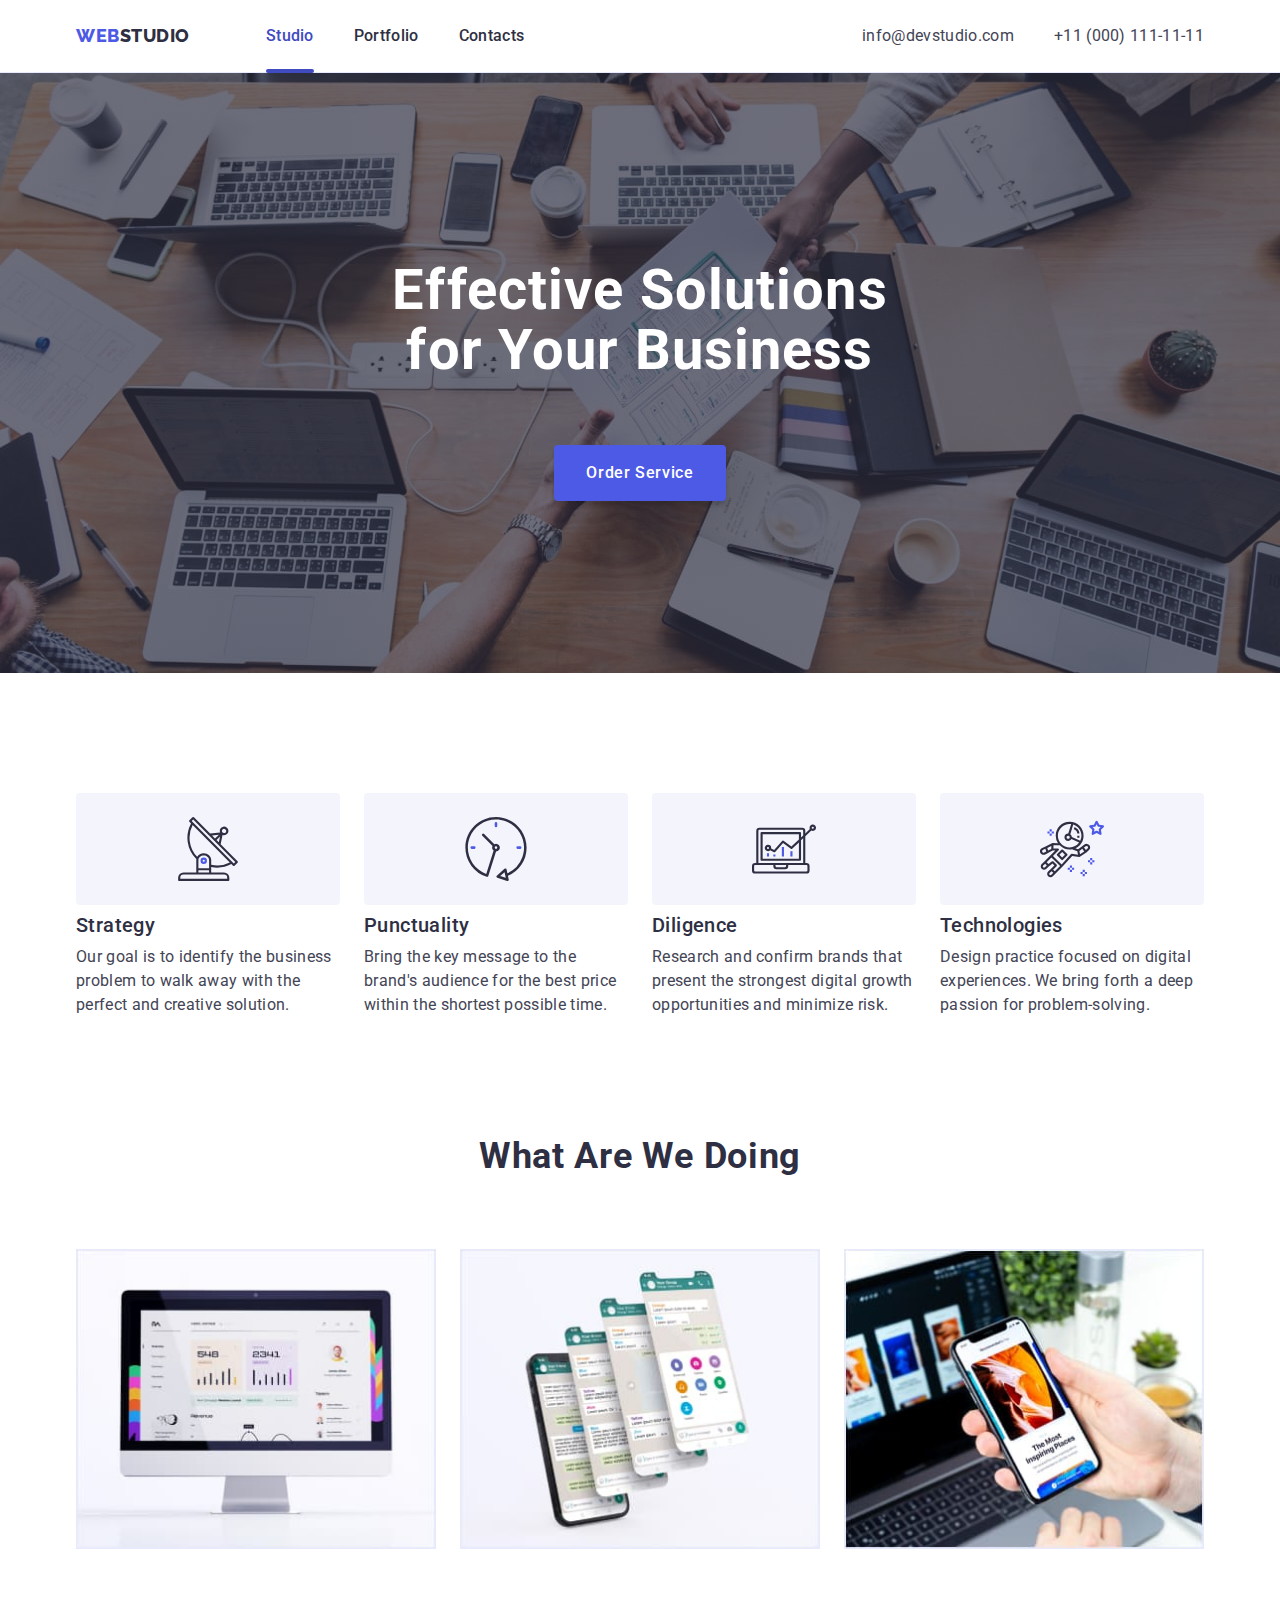
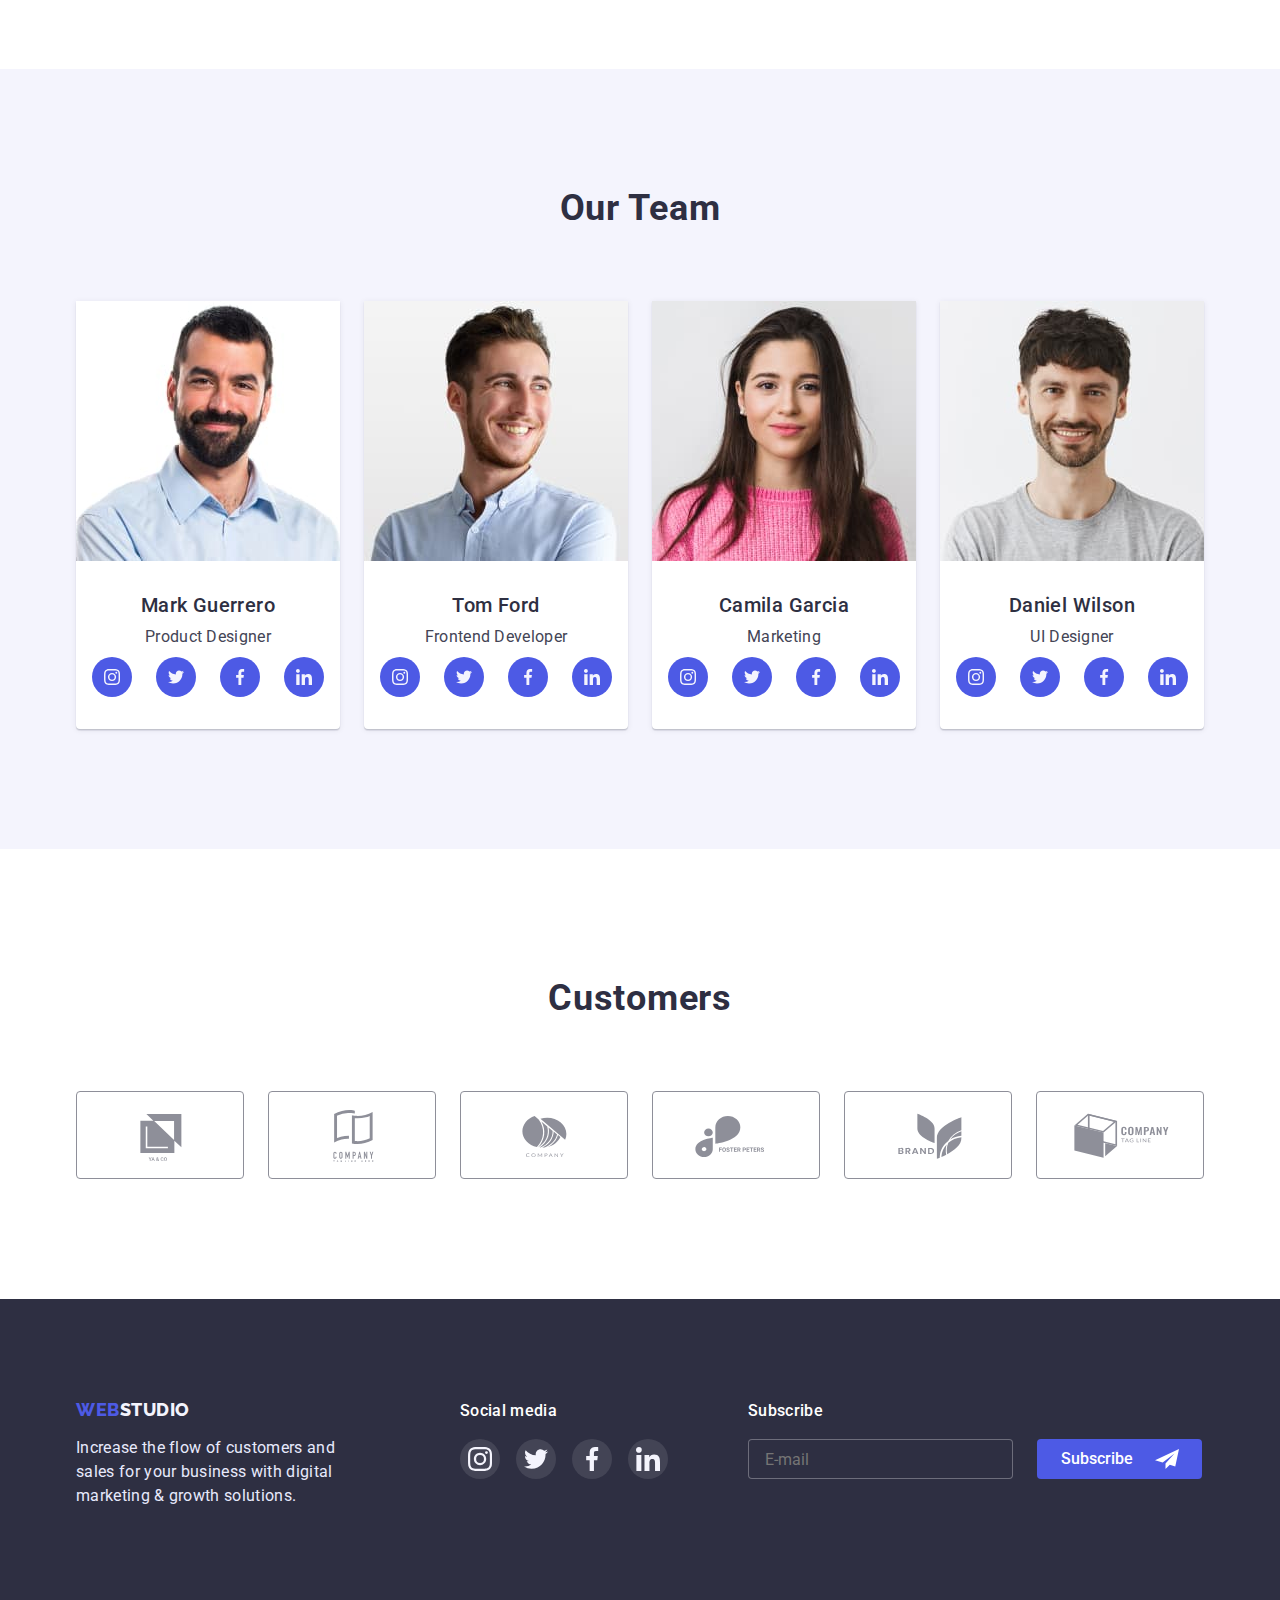
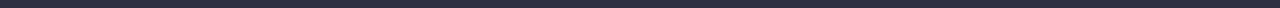
<file: index.html>
<!DOCTYPE html>
<html lang="en">
  <head>
    <meta charset="UTF-8" />
    <meta http-equiv="X-UA-Compatible" content="IE=edge" />
    <meta name="viewport" content="width=, initial-scale=1.0" />

    <title>Document</title>

    <!--font-family-->
    <link rel="preconnect" href="https://fonts.googleapis.com" />
    <link rel="preconnect" href="https://fonts.gstatic.com" crossorigin />
    <link
      href="https://fonts.googleapis.com/css2?family=Raleway:wght@800&family=Roboto:wght@400;500;700;900&display=swap"
      rel="stylesheet"
    />

    <!--normalize-->
    <link
      rel="stylesheet"
      href="https://cdn.jsdelivr.net/npm/modern-normalize@1.1.0/modern-normalize.min.css"
    />

    <!-- base styles-->
    <link rel="stylesheet" href="./css/style.css" />
  </head>

  <body>
    <header class="header">
      <div class="container header-container">
        <nav class="header-navigation">
          <a class="header-logo link" href="./index.html">
            <span>Web</span>Studio</a
          >
          <ul class="header-list list">
            <li class="header-links">
              <a class="header-link link current" href="./index.html">Studio</a>
            </li>
            <li class="header-links">
              <a class="header-link link" href="./portfolio.html">Portfolio</a>
            </li>
            <li class="header-links">
              <a class="header-link link" href="#Contacts">Contacts</a>
            </li>
          </ul>
        </nav>
        <address class="link-address">
          <ul class="contact-list list">
            <li class="contact-item">
              <a class="contact-link link" href="mailto:info@devstudio.com"
                >info@devstudio.com</a
              >
            </li>
            <li class="contact-item">
              <a class="contact-tel link" href="tel:+110001111111"
                >+11 (000) 111-11-11</a
              >
            </li>
          </ul>
        </address>
      </div>
    </header>
    <!--main-content-->
    <main>
      <!--hero-->
      <section class="hero">
        <div class="container">
          <h1 class="hero-title">Effective Solutions for Your Business</h1>
          <button type="button" class="hero-btn" data-modal-open>
            Order Service
          </button>
        </div>
      </section>
      <!--section1-->
      <section class="feature">
        <div class="container">
          <h2 class="visually-hidden">Features</h2>
          <ul class="feature-list list">
            <li class="list-item">
              <div class="icon">
                <svg width="64" height="64">
                  <use href="./images/icons.svg#antenna"></use>
                </svg>
              </div>
              <h3 class="feature-subtitle section-subtitle">Strategy</h3>
              <p class="feature-text section-text">
                Our goal is to identify the business problem to walk away with
                the perfect and creative solution.
              </p>
            </li>
            <li class="list-item">
              <div class="icon">
                <svg width="64" height="64">
                  <use href="./images/icons.svg#clock"></use>
                </svg>
              </div>
              <h3 class="feature-subtitle section-subtitle">Punctuality</h3>
              <p class="feature-text section-text">
                Bring the key message to the brand's audience for the best price
                within the shortest possible time.
              </p>
            </li>
            <li class="list-item">
              <div class="icon">
                <svg width="64" height="64">
                  <use href="./images/icons.svg#diagram"></use>
                </svg>
              </div>
              <h3 class="feature-subtitle section-subtitle">Diligence</h3>
              <p class="feature-text section-text">
                Research and confirm brands that present the strongest digital
                growth opportunities and minimize risk.
              </p>
            </li>
            <li class="list-item">
              <div class="icon">
                <svg width="64" height="64">
                  <use href="./images/icons.svg#astronaut"></use>
                </svg>
              </div>
              <h3 class="feature-subtitle section-subtitle">Technologies</h3>
              <p class="feature-text section-text">
                Design practice focused on digital experiences. We bring forth a
                deep passion for problem-solving.
              </p>
            </li>
          </ul>
        </div>
      </section>
      <!--section2-->
      <section class="about">
        <div class="container">
          <h2 class="about-title section-title">What are we doing</h2>
          <ul class="list-about list">
            <li class="list-about-item">
              <img
                src="./images/about/desktop.jpg"
                alt="computer monitor"
                width="360"
              />
            </li>
            <li class="list-about-item">
              <img
                src="./images/about/phone_app.jpg"
                alt="phone apps"
                width="360"
              />
            </li>
            <li class="list-about-item">
              <img
                src="./images/about/connection.jpg"
                alt="take a phone in a hand near the laptop"
                width="360"
              />
            </li>
          </ul>
        </div>
      </section>
      <!--section3-->
      <section class="team">
        <div class="container">
          <h2 class="team-title section-title">Our Team</h2>
          <ul class="about-team list">
            <li class="team-card">
              <img src="./images/team/mark.jpg" alt="man" width="264" />
              <div class="card-content">
                <h3 class="team-subtitle section-subtitle">Mark Guerrero</h3>
                <p class="team-text section-text">Product Designer</p>
                <ul class="social-list list">
                  <li class="social-list-item">
                    <a class="social-list-link" href="">
                      <svg class="social-list-icon" width="16" height="16">
                        <use href="./images/icons.svg#instagram"></use>
                      </svg>
                    </a>
                  </li>
                  <li class="social-list-item">
                    <a class="social-list-link" href="">
                      <svg class="social-list-icon" width="16" height="16">
                        <use href="./images/icons.svg#twitter"></use>
                      </svg>
                    </a>
                  </li>
                  <li class="social-list-item">
                    <a class="social-list-link" href="">
                      <svg class="social-list-icon" width="16" height="16">
                        <use href="./images/icons.svg#facebook"></use>
                      </svg>
                    </a>
                  </li>
                  <li class="social-list-item">
                    <a class="social-list-link" href="">
                      <svg class="social-list-icon" width="16" height="16">
                        <use href="./images/icons.svg#linkedin"></use>
                      </svg>
                    </a>
                  </li>
                </ul>
              </div>
            </li>
            <li class="team-card">
              <img src="./images/team/tom.jpg" alt="man" width="264" />
              <div class="card-content">
                <h3 class="team-subtitle section-subtitle">Tom Ford</h3>
                <p class="team-text section-text">Frontend Developer</p>
                <ul class="social-list list">
                  <li class="social-list-item">
                    <a class="social-list-link" href="">
                      <svg class="social-list-icon" width="16" height="16">
                        <use href="./images/icons.svg#instagram"></use>
                      </svg>
                    </a>
                  </li>
                  <li class="social-list-item">
                    <a class="social-list-link" href="">
                      <svg class="social-list-icon" width="16" height="16">
                        <use href="./images/icons.svg#twitter"></use>
                      </svg>
                    </a>
                  </li>
                  <li class="social-list-item">
                    <a class="social-list-link" href="">
                      <svg class="social-list-icon" width="16" height="16">
                        <use href="./images/icons.svg#facebook"></use>
                      </svg>
                    </a>
                  </li>
                  <li class="social-list-item">
                    <a class="social-list-link" href="">
                      <svg class="social-list-icon" width="16" height="16">
                        <use href="./images/icons.svg#linkedin"></use>
                      </svg>
                    </a>
                  </li>
                </ul>
              </div>
            </li>
            <li class="team-card">
              <img src="./images/team/camila.jpg" alt="woman" width="264" />
              <div class="card-content">
                <h3 class="team-subtitle section-subtitle">Camila Garcia</h3>
                <p class="team-text section-text">Marketing</p>
                <ul class="social-list list">
                  <li class="social-list-item">
                    <a class="social-list-link" href="">
                      <svg class="social-list-icon" width="16" height="16">
                        <use href="./images/icons.svg#instagram"></use>
                      </svg>
                    </a>
                  </li>
                  <li class="social-list-item">
                    <a class="social-list-link" href="">
                      <svg class="social-list-icon" width="16" height="16">
                        <use href="./images/icons.svg#twitter"></use>
                      </svg>
                    </a>
                  </li>
                  <li class="social-list-item">
                    <a class="social-list-link" href="">
                      <svg class="social-list-icon" width="16" height="16">
                        <use href="./images/icons.svg#facebook"></use>
                      </svg>
                    </a>
                  </li>
                  <li class="social-list-item">
                    <a class="social-list-link" href="">
                      <svg class="social-list-icon" width="16" height="16">
                        <use href="./images/icons.svg#linkedin"></use>
                      </svg>
                    </a>
                  </li>
                </ul>
              </div>
            </li>
            <li class="team-card">
              <img src="./images/team/daniel.jpg" alt="man" width="264" />
              <div class="card-content">
                <h3 class="team-subtitle section-subtitle">Daniel Wilson</h3>
                <p class="team-text section-text">UI Designer</p>
                <ul class="social-list list">
                  <li class="social-list-item">
                    <a class="social-list-link" href="">
                      <svg class="social-list-icon" width="16" height="16">
                        <use href="./images/icons.svg#instagram"></use>
                      </svg>
                    </a>
                  </li>
                  <li class="social-list-item">
                    <a class="social-list-link" href="">
                      <svg class="social-list-icon" width="16" height="16">
                        <use href="./images/icons.svg#twitter"></use>
                      </svg>
                    </a>
                  </li>
                  <li class="social-list-item">
                    <a class="social-list-link" href="">
                      <svg class="social-list-icon" width="16" height="16">
                        <use href="./images/icons.svg#facebook"></use>
                      </svg>
                    </a>
                  </li>
                  <li class="social-list-item">
                    <a class="social-list-link" href="">
                      <svg class="social-list-icon" width="16" height="16">
                        <use href="./images/icons.svg#linkedin"></use>
                      </svg>
                    </a>
                  </li>
                </ul>
              </div>
            </li>
          </ul>
        </div>
      </section>
      <!--section4-->
      <section class="customers">
        <div class="container">
          <h2 class="section-title">Customers</h2>
          <ul class="logo-list list">
            <li class="logo-list-item">
              <a class="logo-list-link" href="">
                <svg class="logo-list-icon" width="104" height="56">
                  <use href="./images/icons.svg#logo"></use>
                </svg>
              </a>
            </li>
            <li class="logo-list-item">
              <a class="logo-list-link" href="">
                <svg class="logo-list-icon" width="104" height="56">
                  <use href="./images/icons.svg#logo-1"></use>
                </svg>
              </a>
            </li>
            <li class="logo-list-item">
              <a class="logo-list-link" href="">
                <svg class="logo-list-icon" width="104" height="56">
                  <use href="./images/icons.svg#logo-2"></use>
                </svg>
              </a>
            </li>
            <li class="logo-list-item">
              <a class="logo-list-link" href="">
                <svg class="logo-list-icon" width="104" height="56">
                  <use href="./images/icons.svg#logo-3"></use>
                </svg>
              </a>
            </li>
            <li class="logo-list-item">
              <a class="logo-list-link" href="">
                <svg class="logo-list-icon" width="104" height="56">
                  <use href="./images/icons.svg#logo-4"></use>
                </svg>
              </a>
            </li>
            <li class="logo-list-item">
              <a class="logo-list-link" href="">
                <svg class="logo-list-icon" width="104" height="56">
                  <use href="./images/icons.svg#logo-5"></use>
                </svg>
              </a>
            </li>
          </ul>
        </div>
      </section>
    </main>
    <!--Footer-->
    <footer class="footer">
      <div class="footer-container container">
        <div class="footer-asaid">
          <a class="footer-logo link" href="./index.html">
            <span>Web</span>Studio</a
          >
          <p class="footer-text">
            Increase the flow of customers and sales for your business with
            digital marketing & growth solutions.
          </p>
        </div>
        <!--footer-social-->
        <div class="footer-link">
          <h2 class="footer-subtitle section-subtitle">Social media</h2>
          <ul class="footer-social-list list">
            <li class="footer-social-item">
              <a class="footer-social-link" href="">
                <svg class="footer-social-icon" width="24" height="24">
                  <use href="./images/icons.svg#instagram"></use>
                </svg>
              </a>
            </li>
            <li class="footer-social-item">
              <a class="footer-social-link" href="">
                <svg class="footer-social-icon" width="24" height="24">
                  <use href="./images/icons.svg#twitter"></use>
                </svg>
              </a>
            </li>
            <li class="footer-social-item">
              <a class="footer-social-link" href="">
                <svg class="footer-social-icon" width="24" height="24">
                  <use href="./images/icons.svg#facebook"></use>
                </svg>
              </a>
            </li>
            <li class="footer-social-item">
              <a class="footer-social-link" href="">
                <svg class="footer-social-icon" width="24" height="24">
                  <use href="./images/icons.svg#linkedin"></use>
                </svg>
              </a>
            </li>
          </ul>
        </div>
        <!--footer-form-->
        <div class="footer-form">
          <p class="footer-subtitle section-subtitle">Subscribe</p>
          <form class="form">
            <label for="mail"></label>
            <input
              type="email"
              class="footer-mail"
              name="user-mail"
              id="mail"
              placeholder="E-mail"
            />
            <button type="submit" class="btn-subscribe">Subscribe</button>
            <svg class="frame" width="24" height="24">
              <use href="./images/icons.svg#frame"></use>
            </svg>
          </form>
        </div>
      </div>
    </footer>
    <!--backdrop-->
    <div class="backdrop is-hidden" data-modal>
      <div class="modal">
        <button type="button" class="modal-btn" data-modal-close>
          <svg class="modal-btn-icon" width="8" height="8">
            <use href="./images/icons.svg#modal-close"></use>
          </svg>
        </button>
        <!--modal-form-->
        <form class="modal-form">
          <p class="modal-subtitle">
            Leave your contacts and we will call you back
          </p>
          <label class="modal-form-field"
            ><span class="modal-desc">Name</span>
            <span class="modal-input-wrap">
              <input type="text" class="modal-input" required />
              <svg class="modal-form-icon" width="18" height="18">
                <use href="./images/icons.svg#person"></use>
              </svg>
            </span>
          </label>
          <label class="modal-form-field"
            ><span class="modal-desc">Phone</span>
            <span class="modal-input-wrap">
              <input type="tel" class="modal-input" />
              <svg class="modal-form-icon" width="18" height="24">
                <use href="./images/icons.svg#phone"></use>
              </svg>
            </span>
          </label>
          <label class="modal-form-field"
            ><span class="modal-desc">Email</span>
            <span class="modal-input-wrap">
              <input type="email" class="modal-input" required />
              <svg class="modal-form-icon" width="18" height="24">
                <use href="./images/icons.svg#email"></use>
              </svg>
            </span>
          </label>
          <label class="modal-form-field modal-form-textarea"
            ><span class="modal-desc">Comment</span
            ><textarea
              name="user-message"
              class="modal-form-message"
              placeholder="Text input"
            ></textarea>
          </label>
          <div class="modal-chec-content">
            <input
              type="checkbox"
              name="user-policy"
              class="modal-chec visually-hidden"
              id="privacy-policy"
              value="true"
              required
            />
            <label for="privacy-policy" class="modal-chec-desc"
              ><span>
                <svg class="modal-check" width="10" height="8">
                  <use href="./images/icons.svg#check"></use>
                </svg>
              </span>
              I accept the terms and conditions of the&nbsp;
              <a href="">Privacy Policy</a></label
            >
          </div>
          <button type="submit" class="modal-form-btn">Send</button>
        </form>
      </div>
    </div>
    <script src="./js/modal.js"></script>
  </body>
</html>
</file>
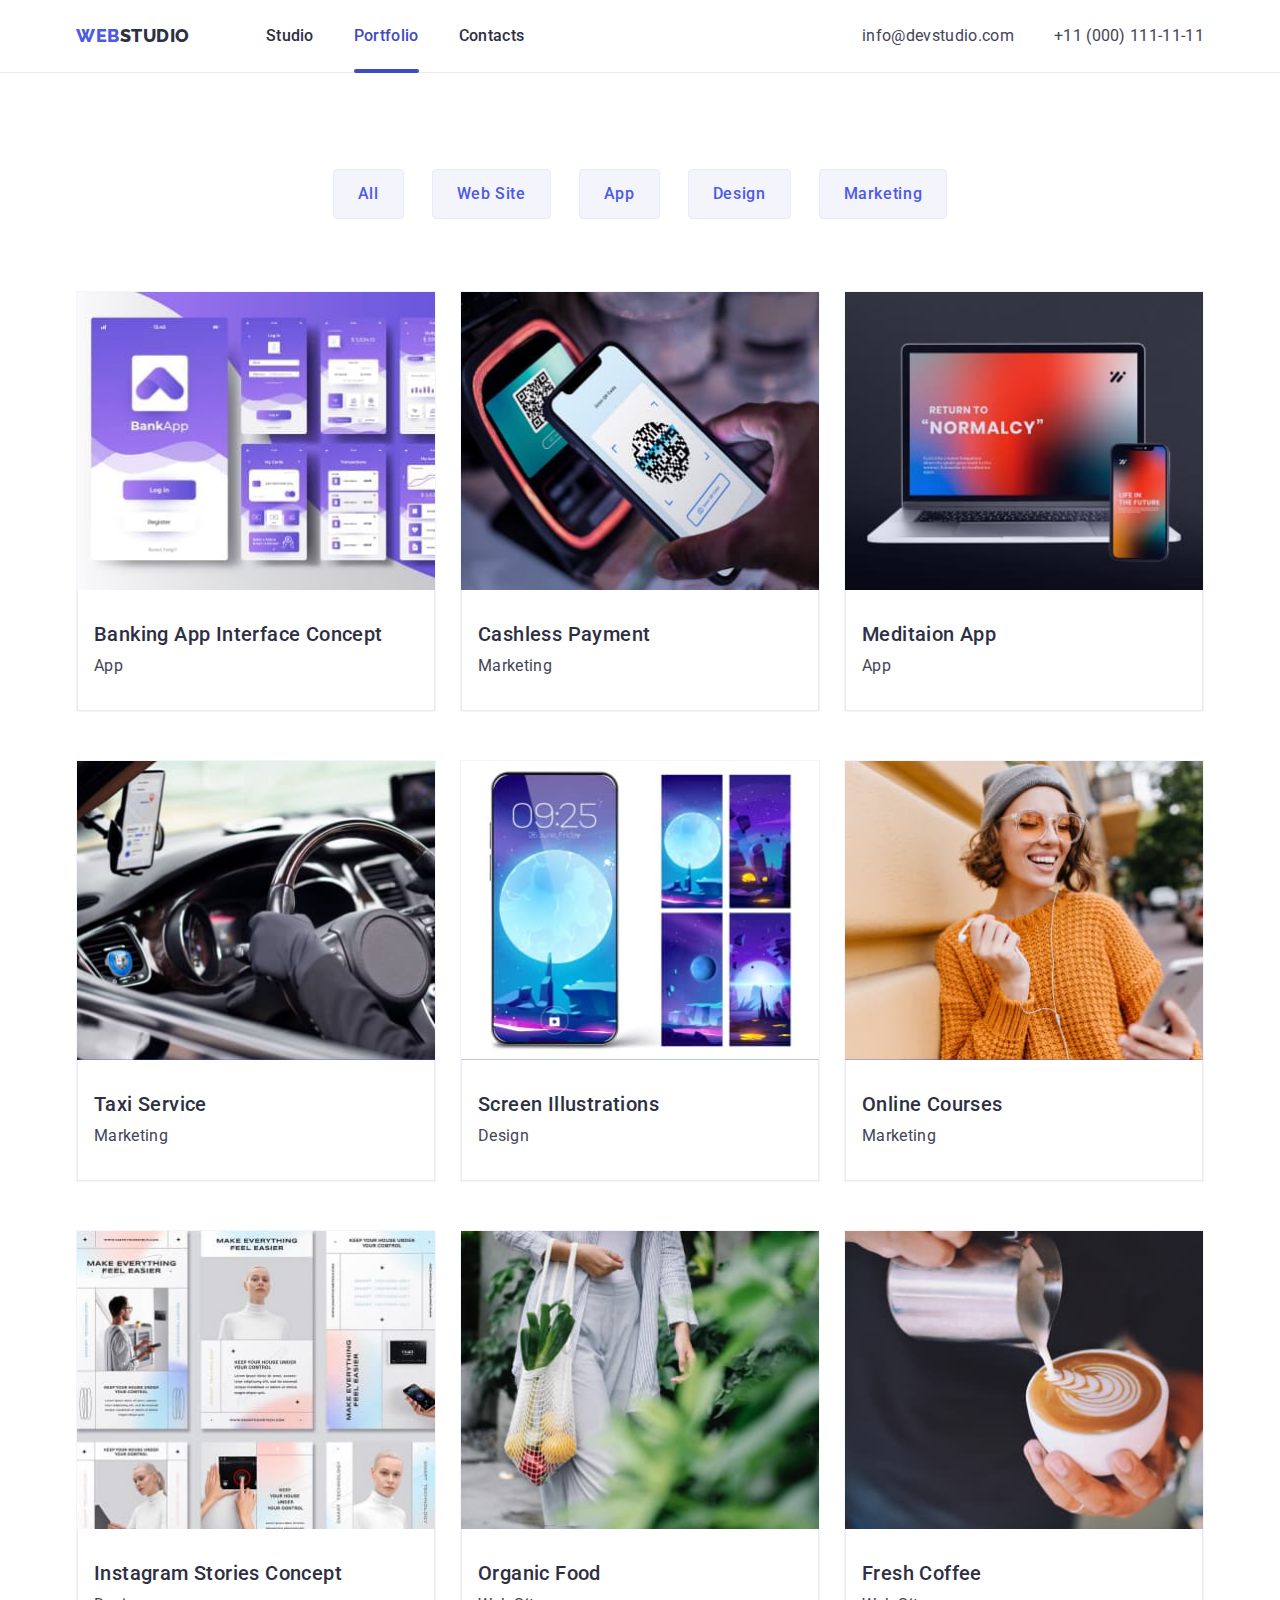
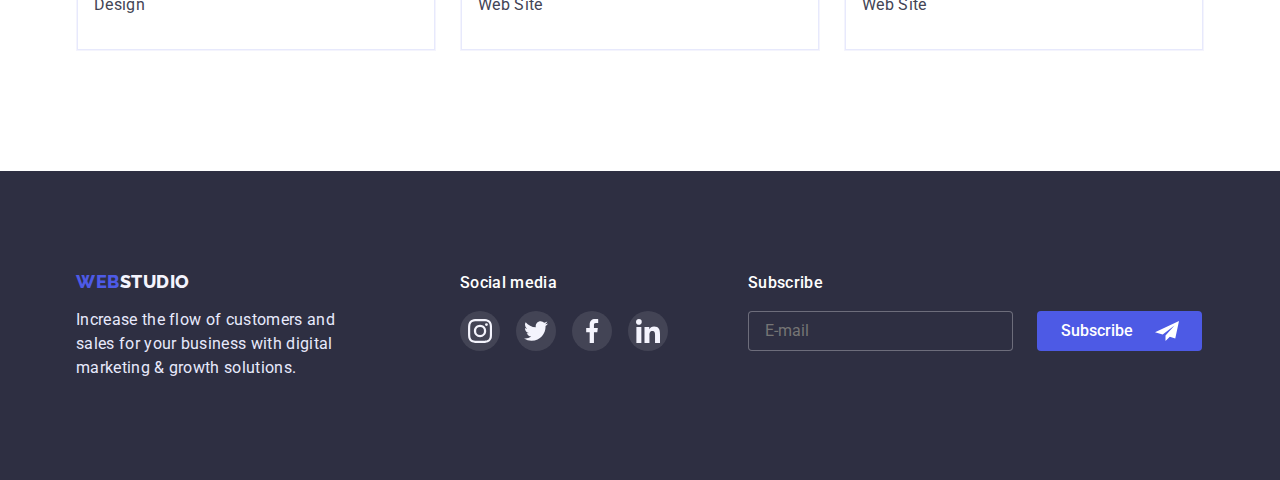
<file: portfolio.html>
<!DOCTYPE html>
<html lang="en">
  <head>
    <meta charset="UTF-8" />
    <meta http-equiv="X-UA-Compatible" content="IE=edge" />
    <meta name="viewport" content="width=, initial-scale=1.0" />

    <title>Document</title>

    <!--font-family-->
    <link rel="preconnect" href="https://fonts.googleapis.com" />
    <link rel="preconnect" href="https://fonts.gstatic.com" crossorigin />
    <link
      href="https://fonts.googleapis.com/css2?family=Raleway:wght@800&family=Roboto:wght@400;500;700;900&display=swap"
      rel="stylesheet"
    />

    <!--normalize-->
    <link
      rel="stylesheet"
      href="https://cdn.jsdelivr.net/npm/modern-normalize@1.1.0/modern-normalize.min.css"
    />

    <!--base styles-->
    <link rel="stylesheet" href="./css/style.css" />
  </head>

  <body>
    <header class="header">
      <div class="container header-container">
        <nav class="header-navigation">
          <a class="header-logo link" href="./index.html">
            <span>Web</span>Studio</a
          >
          <ul class="header-list list">
            <li class="header-links">
              <a class="header-link link" href="./index.html">Studio</a>
            </li>
            <li class="header-links">
              <a class="header-link link current" href="./index.html"
                >Portfolio</a
              >
            </li>
            <li class="header-links">
              <a class="header-link link" href="#Contacts">Contacts</a>
            </li>
          </ul>
        </nav>
        <address class="link-address">
          <ul class="contact-list list">
            <li class="contact-item">
              <a class="contact-link link" href="mailto:info@devstudio.com"
                >info@devstudio.com</a
              >
            </li>
            <li class="contact-item">
              <a class="contact-tel link" href="tel:+110001111111"
                >+11 (000) 111-11-11</a
              >
            </li>
          </ul>
        </address>
      </div>
    </header>
    <!-- main-content -->
    <main>
      <section class="portfolio">
        <div class="container">
          <h1 class="visually-hidden">Portfolio</h1>
          <ul class="list-btn list">
            <li class="btn">
              <button type="button" class="btn-items">All</button>
            </li>
            <li class="btn">
              <button type="button" class="btn-items">Web Site</button>
            </li>
            <li class="btn">
              <button type="button" class="btn-items">App</button>
            </li>
            <li class="btn">
              <button type="button" class="btn-items">Design</button>
            </li>
            <li class="btn">
              <button type="button" class="btn-items">Marketing</button>
            </li>
          </ul>
          <ul class="image-list list">
            <li class="image-item">
              <a class="img-link" href="#app">
                <div class="img-wrapper">
                  <img
                    src="./images/portfolio/functions.jpg"
                    alt="seven slides with functions of the banking app"
                    width="360"
                    height="300"
                  />
                  <p class="overlay-text section-text">
                    14 Stylish and User-Friendly App Design Concepts · Task
                    Manager App · Calorie Tracker App · Exotic Fruit Ecommerce
                    App · Cloud Storage App
                  </p>
                </div>
                <div class="img">
                  <h2 class="image-subtitle section-subtitle">
                    Banking App Interface Concept
                  </h2>
                  <p class="image-text section-text">App</p>
                </div>
              </a>
            </li>
            <li class="image-item">
              <a class="img-link" href="#marketing">
                <div class="img-wrapper">
                  <img
                    src="./images/portfolio/contact.jpg"
                    alt="a phone in a hand scans QR-code"
                    width="360"
                    height="300"
                  />
                  <p class="overlay-text section-text">
                    14 Stylish and User-Friendly App Design Concepts · Task
                    Manager App · Calorie Tracker App · Exotic Fruit Ecommerce
                    App · Cloud Storage App
                  </p>
                </div>
                <div class="img">
                  <h2 class="image-subtitle section-subtitle">
                    Cashless Payment
                  </h2>
                  <p class="image-text section-text">Marketing</p>
                </div>
              </a>
            </li>
            <li class="image-item">
              <a class="img-link" href="#app">
                <div class="img-wrapper">
                  <img
                    src="./images/portfolio/screans.jpg"
                    alt="phone near laptop with the same images on screens"
                    width="360"
                    height="300"
                  />
                  <p class="overlay-text section-text">
                    14 Stylish and User-Friendly App Design Concepts · Task
                    Manager App · Calorie Tracker App · Exotic Fruit Ecommerce
                    App · Cloud Storage App
                  </p>
                </div>
                <div class="img">
                  <h2 class="image-subtitle section-subtitle">Meditaion App</h2>
                  <p class="image-text section-text">App</p>
                </div>
              </a>
            </li>
            <li class="image-item">
              <a class="img-link" href="#marketing">
                <div class="img-wrapper">
                  <img
                    src="./images/portfolio/driving.jpg"
                    alt="using a phone during driving"
                    width="360"
                    height="300"
                  />
                  <p class="overlay-text section-text">
                    14 Stylish and User-Friendly App Design Concepts · Task
                    Manager App · Calorie Tracker App · Exotic Fruit Ecommerce
                    App · Cloud Storage App
                  </p>
                </div>
                <div class="img">
                  <h2 class="image-subtitle section-subtitle">Taxi Service</h2>
                  <p class="image-text section-text">Marketing</p>
                </div>
              </a>
            </li>
            <li class="image-item">
              <a class="img-link" href="#design">
                <div class="img-wrapper">
                  <img
                    src="./images/portfolio/phone_screan.jpg"
                    alt="five examples of phone screensaver"
                    width="360"
                    height="300"
                  />
                  <p class="overlay-text section-text">
                    14 Stylish and User-Friendly App Design Concepts · Task
                    Manager App · Calorie Tracker App · Exotic Fruit Ecommerce
                    App · Cloud Storage App
                  </p>
                </div>
                <div class="img">
                  <h2 class="image-subtitle section-subtitle">
                    Screen Illustrations
                  </h2>
                  <p class="image-text section-text">Design</p>
                </div>
              </a>
            </li>
            <li class="image-item">
              <a class="img-link" href="#marketing">
                <div class="img-wrapper">
                  <img
                    src="./images/portfolio/girl.jpg"
                    alt="smiling girl in glasses communikates by phone"
                    width="360"
                    height="300"
                  />
                  <p class="overlay-text section-text">
                    14 Stylish and User-Friendly App Design Concepts · Task
                    Manager App · Calorie Tracker App · Exotic Fruit Ecommerce
                    App · Cloud Storage App
                  </p>
                </div>
                <div class="img">
                  <h2 class="image-subtitle section-subtitle">
                    Online Courses
                  </h2>
                  <p class="image-text section-text">Marketing</p>
                </div>
              </a>
            </li>
            <li class="image-item">
              <a class="img-link" href="#design">
                <div class="img-wrapper">
                  <img
                    src="./images/portfolio/slides.jpg"
                    alt="slides with information how you can use smart technology"
                    width="360"
                    height="300"
                  />
                  <p class="overlay-text section-text">
                    14 Stylish and User-Friendly App Design Concepts · Task
                    Manager App · Calorie Tracker App · Exotic Fruit Ecommerce
                    App · Cloud Storage App
                  </p>
                </div>
                <div class="img">
                  <h2 class="image-subtitle section-subtitle">
                    Instagram Stories Concept
                  </h2>
                  <p class="image-text section-text">Design</p>
                </div>
              </a>
            </li>
            <li class="image-item">
              <a class="img-link" href="#web-site">
                <div class="img-wrapper">
                  <img
                    src="./images/portfolio/shopping.jpg"
                    alt="a woman's walking with a bag of vegetables"
                    width="360"
                    height="300"
                  />
                  <p class="overlay-text section-text">
                    14 Stylish and User-Friendly App Design Concepts · Task
                    Manager App · Calorie Tracker App · Exotic Fruit Ecommerce
                    App · Cloud Storage App
                  </p>
                </div>
                <div class="img">
                  <h2 class="image-subtitle section-subtitle">Organic Food</h2>
                  <p class="image-text section-text">Web Site</p>
                </div>
              </a>
            </li>
            <li class="image-item">
              <a class="img-link" href="#web-site">
                <div class="img-wrapper">
                  <img
                    src="./images/portfolio/coffee.jpg"
                    alt="a man with cup of coffee in a hand drowing a picture by milk"
                    width="360"
                    height="300"
                  />
                  <p class="overlay-text section-text">
                    14 Stylish and User-Friendly App Design Concepts · Task
                    Manager App · Calorie Tracker App · Exotic Fruit Ecommerce
                    App · Cloud Storage App
                  </p>
                </div>
                <div class="img">
                  <h2 class="image-subtitle section-subtitle">Fresh Coffee</h2>
                  <p class="image-text section-text">Web Site</p>
                </div>
              </a>
            </li>
          </ul>
        </div>
      </section>
    </main>
    <!-- footer -->
    <footer class="footer">
      <div class="footer-container container">
        <div class="footer-asaid">
          <a class="footer-logo link" href="./index.html">
            <span>Web</span>Studio</a
          >
          <p class="footer-text">
            Increase the flow of customers and sales for your business with
            digital marketing & growth solutions.
          </p>
        </div>
        <div class="footer-link">
          <h3 class="footer-subtitle section-subtitle">Social media</h3>
          <ul class="footer-social-list list">
            <li class="footer-social-item">
              <a class="footer-social-link" href="">
                <svg class="footer-social-icon" width="24" height="24">
                  <use href="./images/icons.svg#instagram"></use>
                </svg>
              </a>
            </li>
            <li class="footer-social-item">
              <a class="footer-social-link" href="">
                <svg class="footer-social-icon" width="24" height="24">
                  <use href="./images/icons.svg#twitter"></use>
                </svg>
              </a>
            </li>
            <li class="footer-social-item">
              <a class="footer-social-link" href="">
                <svg class="footer-social-icon" width="24" height="24">
                  <use href="./images/icons.svg#facebook"></use>
                </svg>
              </a>
            </li>
            <li class="footer-social-item">
              <a class="footer-social-link" href="">
                <svg class="footer-social-icon" width="24" height="24">
                  <use href="./images/icons.svg#linkedin"></use>
                </svg>
              </a>
            </li>
          </ul>
        </div>
        <!--footer-form-->
        <div class="footer-form">
          <p class="footer-subtitle section-subtitle">Subscribe</p>
          <form class="form">
            <label for="mail"></label>
            <input
              type="email"
              class="footer-mail"
              name="user-mail"
              id="mail"
              placeholder="E-mail"
              required
            />
            <button type="submit" class="btn-subscribe">Subscribe</button>
            <svg class="frame" width="24" height="24">
              <use href="./images/icons.svg#frame"></use>
            </svg>
          </form>
        </div>
      </div>
    </footer>
  </body>
</html>
</file>
<file: css/style.css>
:root {
  --main-title-color: #2e2f42;
  --second-title-color: #ffffff;
  --main-text-color: #434455;
  --second-text-color: #e7e9fc;
  --main-link-text-color: #2e2f42;
  --second-link-text-color: #4d5ae5;
  --third-link-text-color: #f4f4fd;
  --main-btn-text-color: #4d5ae5;
  --second-btn-text-color: #ffffff;
  --main-btn-bcg-color: #4d5ae5;
  --second-btn-bcg-color: #f4f4fd;
  --hero-btn-bcg-color: #404bbf;
  --accent-color: #404bbf;
  --main-bcg-color: #ffffff;
  --second-bcg-color: #2e2f42;
  --third-bcg-color: #f4f4fd;
  --border-color: #404bbf;

  --tm-function: cubic-bezier(0.4, 0, 0.2, 1);
}

/* base */

body {
  font-family: "Roboto", sans-serif;
  background-color: var(--main-bcg-color);
  font-size: 16px;
}

/* components class */

.list {
  padding: 0;
  margin: 0;

  list-style: none;
}

.list-item {
  width: calc((100% - 72px) / 4);
}

.list-item:not(:last-child) {
  margin-right: 24px;
}

h1,
h2,
h3,
p {
  margin-top: 0;
  margin-bottom: 0;
}

.link {
  text-decoration: none;
}

.section-title {
  margin-bottom: 72px;
  text-align: center;

  font-size: 36px;
  line-height: 1.11;

  letter-spacing: 0.02em;
  text-transform: capitalize;
  color: var(--main-title-color);
}

.section-subtitle {
  margin-bottom: 8px;

  font-weight: 500;
  font-size: 20px;
  line-height: 1.2;
  letter-spacing: 0.02em;
  color: var(--main-title-color);
}

.section-text {
  line-height: 1.5;
  letter-spacing: 0.02em;
  color: var(--main-text-color);
}

.visually-hidden {
  position: absolute;
  white-space: nowrap;
  width: 1px;
  height: 1px;
  overflow: hidden;
  border: 0;
  padding: 0;
  clip: rect(0 0 0 0);
  clip-path: inset(50%);
  margin: -1px;
}

.container {
  max-width: 1158px;
  padding: 0px 15px;
  margin: 0 auto;
}

img {
  display: block;
  max-width: 100%;
  height: auto;
}

/* header */

.header {
  position: relative;
  border-bottom: 1px solid #e7e9fc;
}

.header-container {
  display: flex;
  align-items: center;
  justify-content: space-between;
}

.header-navigation {
  display: flex;
  align-items: center;
}

.header-list,
.contact-list {
  display: flex;
}

.header-list .link,
.contact-list .link {
  display: block;
  padding: 24px 0;
}

.header-links:not(:last-child),
.contact-item:not(:last-child) {
  margin-right: 40px;
}

.header-link {
  font-weight: 500;
  line-height: 1.5;
  letter-spacing: 0.02em;
  color: var(--main-link-text-color);

  transition: color 250ms var(--tm-function);
}

.header-link:hover,
.header-link:focus {
  color: var(--accent-color);
}

.current {
  position: relative;
  color: var(--accent-color);
}

.current::after {
  position: absolute;
  bottom: -1px;
  left: 0;
  display: block;
  content: "";
  width: 100%;
  height: 4px;

  background-color: var(--accent-color);
  border-radius: 2px;
}

.header-logo {
  margin-right: 76px;
  font-family: "Raleway", sans-serif;
  font-weight: 800;
  font-size: 18px;
  line-height: 1.33;

  letter-spacing: 0.03em;
  text-transform: uppercase;
  color: var(--main-link-text-color);
}

.header-logo span {
  color: var(--second-link-text-color);
}

.link-address {
  font-style: normal;
}

.contact-list {
  margin-left: auto;
}

.contact-item {
  display: block;
}

.contact-link,
.contact-tel {
  line-height: 1.5;
  letter-spacing: 0.02em;
  color: var(--main-text-color);
  transition: color 250ms var(--tm-function);
}
/* 
.contact-link {
  transition: color 250ms var(--tm-function);
} */

.contact-link:hover,
.contact-link:focus {
  color: var(--accent-color);
}

/* hero */

.hero {
  padding: 188px 0;
  text-align: center;
  background: var(--second-bcg-color);

  background-image: linear-gradient(
      rgba(46, 47, 66, 0.7),
      rgba(46, 47, 66, 0.7)
    ),
    url(../images/hero/people-office.jpg);
  background-repeat: no-repeat;
  background-position: center;
  background-size: cover;
  max-width: 1440px;
  height: 600px;
  margin: auto;
}

.hero-title {
  width: 500px;
  margin: 0 auto 64px;

  font-size: 56px;
  line-height: 1.07;
  letter-spacing: 0.02em;
  color: var(--second-title-color);
}

.hero-btn {
  border: none;
  display: inline-block;
  padding: 16px 32px;
  font-family: inherit;
  font-weight: 500;
  font-size: 16px;
  line-height: 1.5;
  letter-spacing: 0.04em;
  color: var(--second-btn-text-color);
  background: var(--main-btn-bcg-color);
  box-shadow: 0px 4px 4px rgba(0, 0, 0, 0.15);
  border-radius: 4px;
  cursor: pointer;

  transition: background-color 250ms var(--tm-function);
}

.hero-btn:hover,
.hero-btn:focus {
  background: var(--accent-color);
}

/* Portfolio */

.btn {
  display: inline-block;
}

.list-btn .btn + .btn {
  margin-left: 24px;
}

.list-btn {
  margin-bottom: 72px;
  text-align: center;
}

.btn-items {
  padding: 12px 24px;

  font-family: inherit;
  font-weight: 500;
  font-size: 16px;
  line-height: 1.5;
  display: flex;
  align-items: center;
  text-align: center;
  letter-spacing: 0.04em;
  color: var(--main-btn-text-color);
  background: var(--second-btn-bcg-color);
  border: 1px solid #e7e9fc;
  border-radius: 4px;
  cursor: pointer;

  transition: background-color 250ms var(--tm-function),
    box-shadow 250ms var(--tm-function), color 250ms var(--tm-function);
}

.btn-items:hover,
.btn-items:focus {
  background: var(--accent-color);
  box-shadow: 0px 3px 1px rgba(0, 0, 0, 0.1), 0px 2px 1px rgba(0, 0, 0, 0.08),
    0px 2px 2px rgba(0, 0, 0, 0.12);
  color: var(--second-btn-text-color);
}

.portfolio {
  padding: 96px 0 120px 0;
}

.image-list {
  display: flex;
  flex-wrap: wrap;
  row-gap: 48px;
  column-gap: 24px;
}

.image-item {
  width: calc((100% - 48px) / 3);
  padding: 0;
  border: 0.5px solid #f4f4fd;
}

.img-link {
  display: block;
  text-decoration: none;

  transition: box-shadow 250ms var(--tm-function);
}
.img-link:hover,
.img-link:focus {
  box-shadow: 0px 1px 6px rgba(46, 47, 66, 0.08),
    0px 1px 1px rgba(46, 47, 66, 0.16), 0px 2px 1px rgba(46, 47, 66, 0.08);
}

.img-wrapper {
  position: relative;
  overflow: hidden;
}

.overlay-text {
  position: absolute;
  top: 0;
  left: 0;
  width: 100%;
  height: 100%;
  display: block;
  padding: 40px 32px;
  transform: translateY(100%);
  transition: transform 250ms var(--tm-function);

  color: var(--third-link-text-color);
  background-color: rgba(77, 90, 229, 0.5);
}
/* overflow: auto; */

.img-link:hover .overlay-text,
.img-link:focus .overlay-text {
  transform: translateY(0);
}

.img {
  padding: 32px 16px;
  border-right: 1px solid #e7e9fc;
  border-left: 1px solid #e7e9fc;
  border-bottom: 1px solid #e7e9fc;
}

/* section1 */
.feature {
  padding: 120px 0;
}

.feature-list {
  display: flex;
}

.list .list-item {
  width: 264px;
  text-align: left;
}

.icon {
  display: flex;
  margin-bottom: 8px;
  height: 112px;
  width: 100%;
  justify-content: center;
  align-items: center;
  background-color: #f4f4fd;
  border-radius: 4px;
}

/* section2 */
.about {
  padding-bottom: 120px;
}

.list-about {
  display: flex;
  gap: 24px;
}

.list-about-item {
  min-width: 360px;
  border: 1px solid #e7e9fc;
}

/* section3 */
.team {
  padding: 120px 0;
  background: var(--third-bcg-color);
}

.about-team {
  display: flex;
  flex-wrap: wrap;
  gap: 24px;
}

.card-content {
  padding: 32px 0;
}

.team-text {
  margin-bottom: 8px;
}

.social-list {
  display: flex;
  justify-content: center;
  gap: 24px;
}

.social-list-item {
  width: 40px;
}

.social-list-link {
  display: flex;
  justify-content: center;
  align-items: center;
  height: 40px;
  width: 100%;
  fill: #f4f4fd;
  background-color: #4d5ae5;
  border-radius: 50%;

  transition: background-color 250ms var(--tm-function);
}

.social-list-link:hover,
.social-list-link:focus {
  background-color: var(--accent-color);
}
/* .social-list-link:hover .social-list-icon,
.social-list-link:focus .social-list-icon {
  fill: aqua;
} */
.team-card {
  display: inline-block;
  text-align: center;

  background: var(--main-bcg-color);
  box-shadow: 0px 1px 6px rgba(46, 47, 66, 0.08),
    0px 1px 1px rgba(46, 47, 66, 0.16), 0px 2px 1px rgba(46, 47, 66, 0.08);
  border-radius: 0px 0px 4px 4px;
}

/* section4 */
.customers {
  padding: 130px 0 120px 0;
}

.logo-list {
  display: flex;
  justify-content: center;
  gap: 24px;
}

.logo-list-item {
  width: 168px;
}

.logo-list-link {
  display: flex;
  justify-content: center;
  align-items: center;
  width: 100%;
  height: 88px;
  border: 1px solid #8e8f99;
  border-radius: 4px;
  fill: #8e8f99;

  transition: background-color 250ms var(--tm-function),
    fill 250ms var(--tm-function);
}

.logo-list-link:hover,
.logo-list-link:focus {
  border-color: var(--accent-color);
  fill: var(--border-color);
}

/* footer */
.footer {
  padding: 100px 0;
  background: var(--second-bcg-color);
}

.footer-container {
  display: flex;
  flex-wrap: wrap;
}

.footer-logo {
  margin-bottom: 16px;
  font-family: "Raleway", sans-serif;
  font-style: normal;
  font-weight: 800;
  font-size: 18px;
  line-height: 1.17;
  display: block;

  letter-spacing: 0.03em;
  text-transform: uppercase;
  color: var(--third-link-text-color);
}

.footer-logo span {
  color: var(--second-link-text-color);
}

.footer-text {
  width: 264px;
  text-align: left;
  line-height: 1.5;
  letter-spacing: 0.02em;
  color: var(--second-text-color);
}

/* footer-social */
.footer-link {
  margin-left: 120px;
  max-width: 208px;
}

.footer-subtitle {
  margin-bottom: 16px;
  font-size: 16px;
  line-height: 1.5;

  color: var(--second-title-color);
}

.footer-social-list {
  display: flex;
  justify-content: center;
  align-items: baseline;
  gap: 16px;
}

.footer-social-item {
  width: 40px;
}

.footer-social-link {
  display: flex;
  width: 100%;
  height: 40px;
  justify-content: center;
  align-items: center;
  fill: #f4f4fd;
  border-radius: 50%;
  background: rgba(255, 255, 255, 0.1);

  transition: background-color 250ms var(--tm-function);
}

.footer-social-link:hover,
.footer-social-link:focus {
  background-color: #31d0aa;
}

/* footer-form */
.footer-form {
  margin-left: 80px;
}
.form {
  position: relative;
  display: flex;
  align-items: center;
  width: 455px;
}

.footer-mail {
  padding: 8px 16px;
  width: 265px;
  height: 40px;

  color: var(--second-btn-text-color);
  border: 1px solid rgba(255, 255, 255, 0.3);
  background: var(--second-bcg-color);
  border-radius: 4px;
}

.btn-subscribe {
  display: flex;
  width: 165px;
  height: 40px;
  margin-left: 24px;
  padding: 8px 24px;

  font-family: inherit;
  font-weight: 500;
  font-size: 16px;
  line-height: 1.5;
  cursor: pointer;

  color: var(--second-btn-text-color);
  background: var(--main-btn-bcg-color);
  border: 0;
  border-radius: 4px;
  transition: background-color 250ms var(--tm-function);
}

.btn-subscribe:hover,
.btn-subscribe:focus {
  background-color: var(--accent-color);
}

.frame {
  position: absolute;
  top: 50%;
  right: 24px;
  margin-left: 16px;
  transform: translateY(-50%);
  fill: var(--main-bcg-color);
}

/*modal window*/

.backdrop {
  position: fixed;
  top: 0;
  left: 0;
  z-index: 100;
  width: 100%;
  height: 100%;
  background: rgba(46, 47, 66, 0.4);
  transition: opacity 250ms var(--tm-function),
    visibility 250ms var(--tm-function);
}

.backdrop.is-hidden {
  opacity: 0;
  visibility: hidden;
  pointer-events: none;
}

.modal {
  position: absolute;
  top: 50%;
  left: 50%;
  transform: translate(-50%, -50%);
  width: 410px;
  height: 585px;

  padding: 72px 24px 24px;

  background: #fcfcfc;
  box-shadow: 0px 1px 1px rgba(0, 0, 0, 0.14), 0px 1px 3px rgba(0, 0, 0, 0.12),
    0px 2px 1px rgba(0, 0, 0, 0.2);
  border-radius: 4px;
}

.backdrop.is-hidden .modal {
  transform: translate(-50%, -50%);
}

.modal-btn {
  position: absolute;
  display: flex;
  top: 24px;
  right: 24px;
  width: 24px;
  height: 24px;
  justify-content: center;
  align-items: center;
  padding: 0;
  background: #e7e9fc;
  border: 1px solid rgba(0, 0, 0, 0.1);
  border-radius: 50%;
  fill: #000000;
  cursor: pointer;

  transition: background-color 250ms var(--tm-function),
    fill 250ms var(--tm-function);
}

.modal-btn:hover,
.modal-btn:focus {
  background-color: var(--accent-color);
  fill: var(--second-btn-text-color);
}
/* Modal-form */
.modal-form {
  display: flex;
  width: 360px;
  flex-direction: column;
}

.modal-subtitle {
  margin-bottom: 14px;

  font-weight: 500;
  font-size: 16px;
  line-height: 1.5;

  text-align: center;
  letter-spacing: 0.02em;

  color: var(--main-title-color);
}

.modal-form-field {
  display: block;
  margin-bottom: 8px;
}

.modal-desc {
  display: block;

  margin-bottom: 4px;
  font-size: 12px;
  line-height: 1.17;

  letter-spacing: 0.01em;
  color: #8e8f99;
}

.modal-input-wrap {
  position: relative;
  display: block;
}

.modal-input {
  width: 100%;
  height: 40px;
  padding-left: 38px;

  font-size: 16px;
  line-height: 1.5;
  letter-spacing: 0.02em;

  color: var(--main-text-color);

  transition: border-color 250ms var(--tm-function);

  border: 1px solid rgba(33, 33, 33, 0.2);
  border-radius: 4px;
}

.modal-input:focus {
  outline: none;

  border-color: var(--main-btn-text-color);
  fill: var(--main-btn-text-color);
}

.modal-form-icon {
  position: absolute;
  display: block;
  top: 50%;
  left: 16px;
  transform: translateY(-50%);
  transition: fill 250ms var(--tm-function);
}

.modal-input:focus + .modal-form-icon {
  fill: var(--main-btn-text-color);
}

.modal-form-textarea {
  margin-bottom: 16px;
}

.modal-form-message {
  display: block;
  width: 100%;
  height: 120px;
  padding: 8px 16px;
  resize: none;
  outline: none;
  border: 1px solid rgba(33, 33, 33, 0.2);
  border-radius: 4px;
  transition: border-color 250ms var(--tm-function);

  font-size: 16px;
  line-height: 1.5;
  letter-spacing: 0.02em;

  color: var(--main-text-color);
}

.modal-form-message::placeholder {
  font-size: 12px;
  line-height: 1.33;
  letter-spacing: 0.04em;

  color: rgba(117, 117, 117, 0.5);
}

.modal-form-message:focus {
  border-color: var(--main-btn-bcg-color);
}

.modal-chec-desc {
  display: flex;
  align-items: center;
  margin-bottom: 24px;
  font-size: 12px;
  line-height: 1.33;
  letter-spacing: 0.04em;
  color: #757575;
}

.modal-chec-desc span {
  display: flex;
  align-items: center;
  justify-content: center;
  width: 16px;
  height: 16px;
  margin-right: 8px;

  border: 1.25px solid #2e2f42;
  border-radius: 2px;
  transition: background-color 250ms var(--tm-function),
    fill 250ms var(--tm-function);
  fill: transparent;
}

.modal-chec:checked + .modal-chec-desc span {
  background-color: var(--accent-color);
  border: none;
  fill: var(--second-btn-text-color);
}

.modal-chec-desc a {
  color: var(--second-link-text-color);
}
/* .modal-chec-desc::before {
  display: block;
  content: "";
  width: 16px;
  height: 16px;
  margin-right: 8px;

 border: 1.25px solid #2e2f42;
  border-radius: 2px;
  transition: border-color 250ms var(--tm-function);
}

.modal-chec:checked + .modal-chec-desc::before {
  background-image: url(../images/sprite/vector.svg);
  background-repeat: no-repeat;
  background-position: center;

  background-color: var(--accent-color);
  border: none;
}

.modal-chec:focus + .modal-chec-desc::before {
  border-color: var(--main-btn-text-color);
} */

.modal-form-btn {
  width: 170px;
  height: 55px;
  align-self: center;
  padding: 16px 32px;
  background: var(--main-btn-bcg-color);
  box-shadow: 0px 4px 4px rgba(0, 0, 0, 0.15);
  border-radius: 4px;
  color: var(--second-btn-text-color);
  border: none;
  font-family: inherit;

  font-weight: 500;
  line-height: 1.5;
  cursor: pointer;
}
</file>
